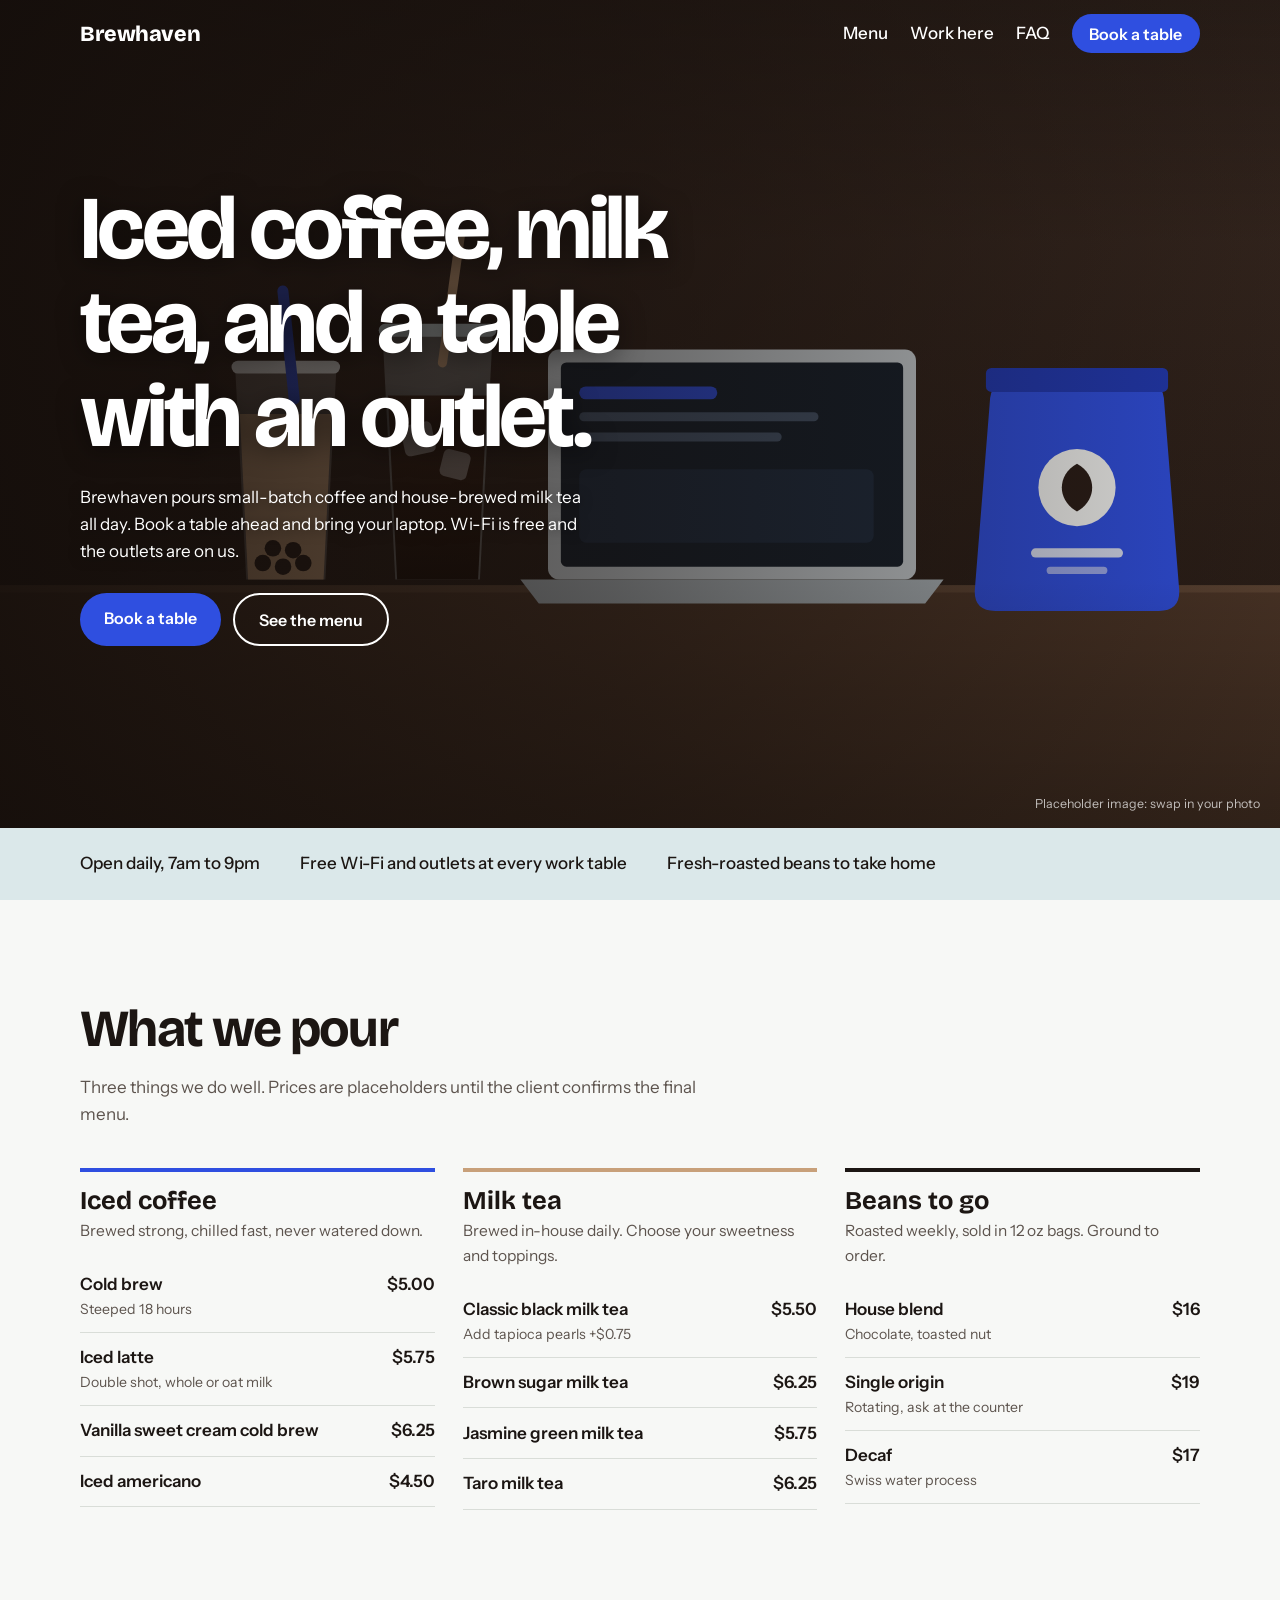
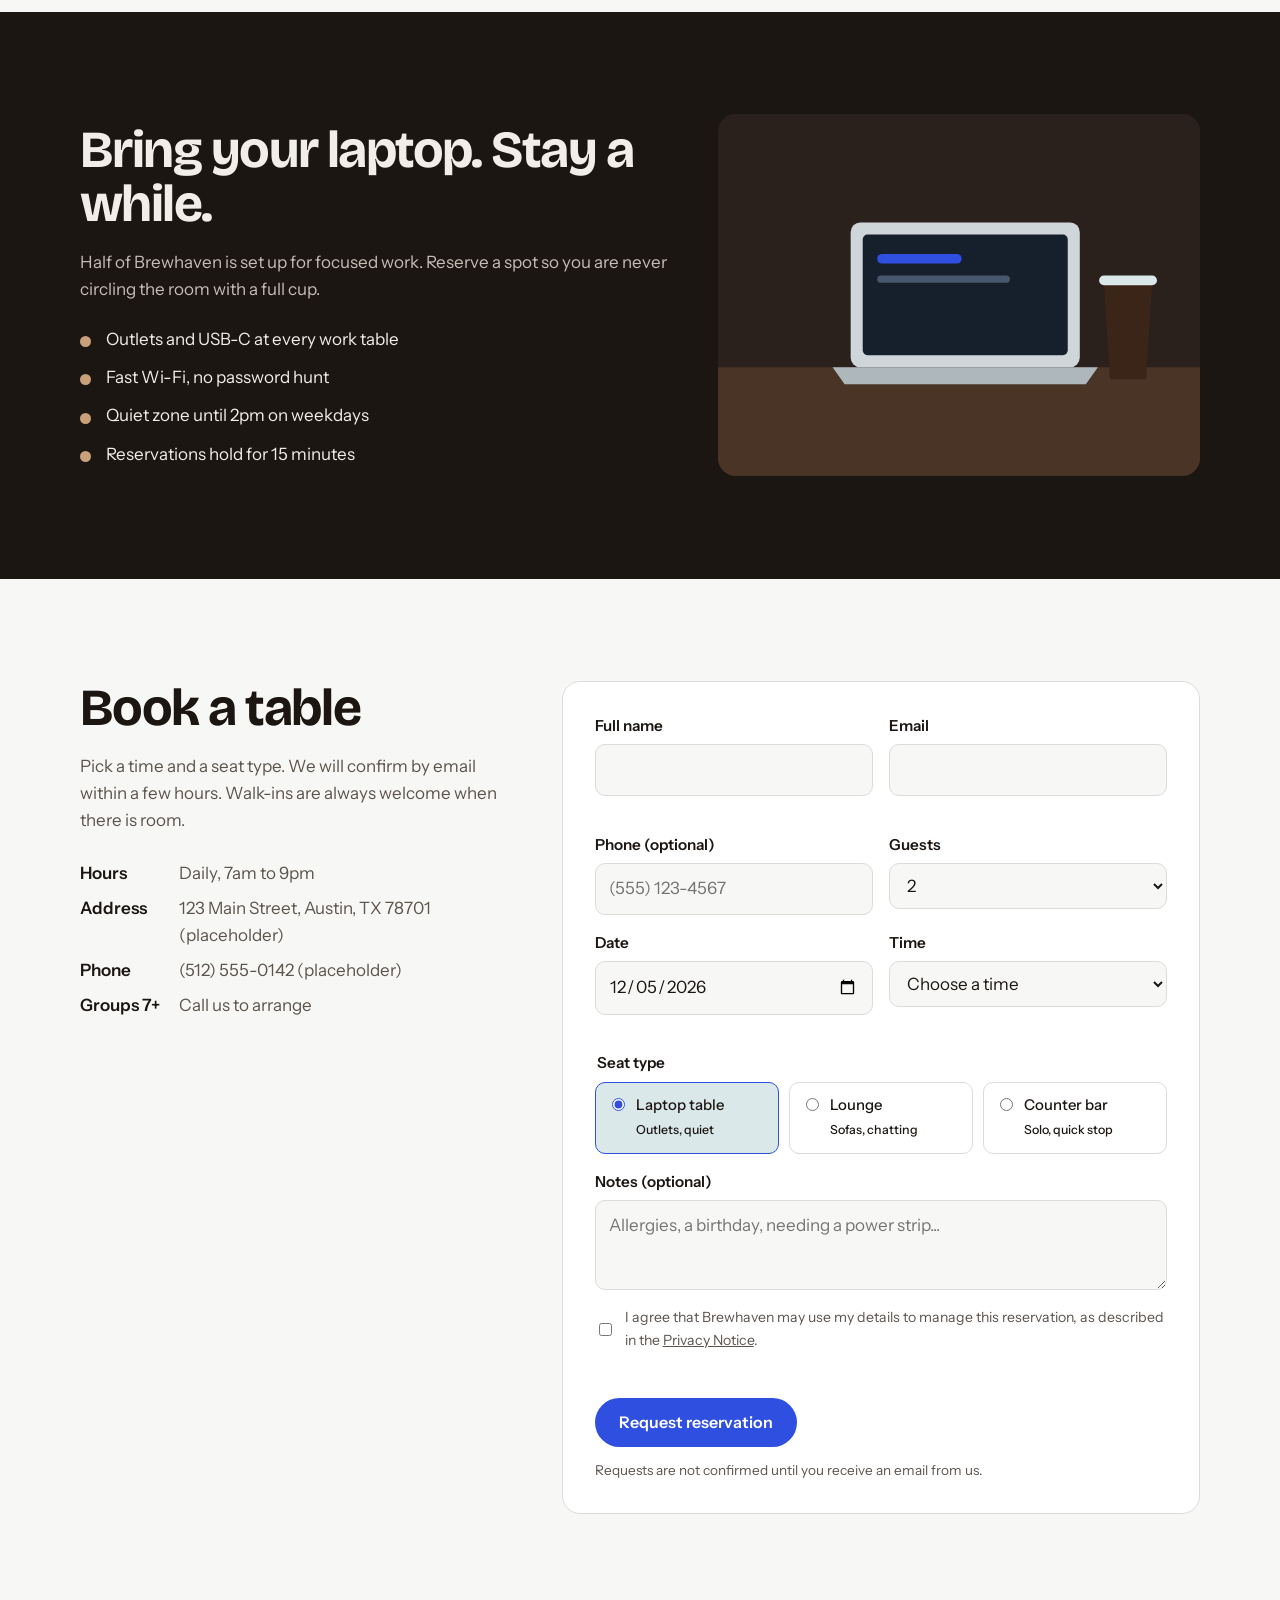
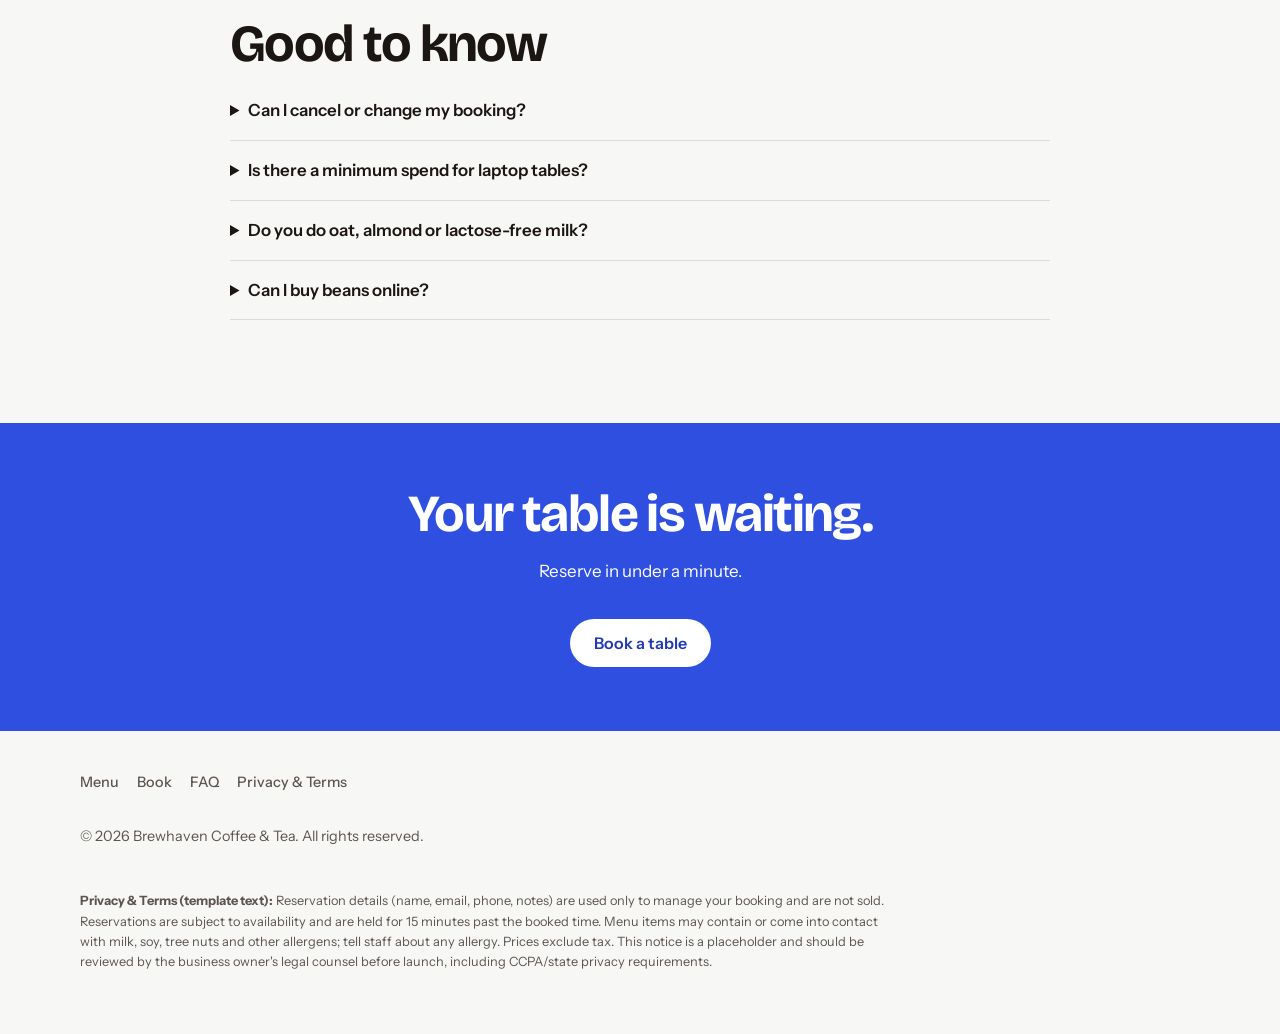
<file: index.html>
<!DOCTYPE html>
<html lang="en">
<head>
<meta charset="utf-8">
<meta name="viewport" content="width=device-width, initial-scale=1, viewport-fit=cover">
<title>Brewhaven Coffee &amp; Tea | Book a Table</title>
<meta name="description" content="Iced coffee, milk tea and fresh-roasted beans, with laptop-friendly tables you can book ahead.">
<link rel="preconnect" href="https://fonts.googleapis.com">
<link rel="preconnect" href="https://fonts.gstatic.com" crossorigin>
<link href="https://fonts.googleapis.com/css2?family=Bricolage+Grotesque:wght@500;700;800&family=Instrument+Sans:wght@400;500;600&display=swap" rel="stylesheet">
<link rel="stylesheet" href="styles.css">
</head>
<body>

<header>
  <div class="wrap">
    <a class="logo" href="#top" aria-label="Brewhaven home">Brewhaven</a>
    <nav aria-label="Main">
      <a href="#menu">Menu</a>
      <a href="#workspace">Work here</a>
      <a href="#faq">FAQ</a>
      <a class="btn" href="#book">Book a table</a>
    </nav>
  </div>
</header>

<main id="top">
<!--
  HERO IMAGE HOLDER
  Replace the <svg> inside .hero-media with your real photo, e.g.:
    <img src="hero.webp" alt="" fetchpriority="high">
  or a muted looping <video>. The scrim keeps the headline readable on any image.
  Suggested photo: coffee bag + iced coffee + milk tea + an open laptop on a cafe table.
-->
<section class="hero" aria-labelledby="hero-title">
  <div class="hero-media" data-hero-media>
    <svg viewBox="0 0 1600 900" preserveAspectRatio="xMidYMid slice" role="img" aria-label="Illustration placeholder: coffee bag, iced coffee, milk tea and a laptop on a table">
      <defs>
        <linearGradient id="wall" x1="0" y1="0" x2="0" y2="1"><stop offset="0" stop-color="#3a2a22"/><stop offset="1" stop-color="#241913"/></linearGradient>
        <linearGradient id="ice" x1="0" y1="0" x2="0" y2="1"><stop offset="0" stop-color="#3b2418"/><stop offset="1" stop-color="#1c0f08"/></linearGradient>
      </defs>
      <rect width="1600" height="900" fill="url(#wall)"/>
      <rect y="640" width="1600" height="260" fill="#4a3426"/>
      <rect y="636" width="1600" height="8" fill="#5b4332"/>
      <!-- laptop -->
      <g transform="translate(700 380)">
        <rect x="0" y="0" width="400" height="250" rx="12" fill="#cfd6da"/>
        <rect x="14" y="14" width="372" height="222" rx="6" fill="#16202c"/>
        <rect x="34" y="40" width="150" height="14" rx="7" fill="#2f4fe0"/>
        <rect x="34" y="68" width="260" height="10" rx="5" fill="#46566c"/>
        <rect x="34" y="90" width="220" height="10" rx="5" fill="#46566c"/>
        <rect x="34" y="130" width="320" height="80" rx="8" fill="#1f2d40"/>
        <path d="M-30 250h460l-20 26H-10z" fill="#aeb7bc"/>
      </g>
      <!-- coffee bag -->
      <g transform="translate(1180 400)">
        <path d="M0 40q0-30 30-30h130q30 0 30 30l16 200q2 24-22 24H6q-24 0-22-24z" fill="#2f4fe0"/>
        <rect x="-4" y="0" width="198" height="26" rx="6" fill="#2139b3"/>
        <circle cx="95" cy="130" r="42" fill="#f7f8f6"/>
        <path d="M95 104c-22 12-22 40 0 52 22-12 22-40 0-52z" fill="#2a1d17"/>
        <rect x="45" y="196" width="100" height="10" rx="5" fill="#f7f8f6" opacity=".85"/>
        <rect x="62" y="216" width="66" height="8" rx="4" fill="#f7f8f6" opacity=".55"/>
      </g>
      <!-- iced coffee -->
      <g transform="translate(520 360)">
        <path d="M0 0h120l-14 270H14z" fill="#dbe8ea" opacity=".35"/>
        <path d="M6 70h108l-10 200H16z" fill="url(#ice)"/>
        <rect x="22" y="100" width="34" height="34" rx="6" fill="#fff" opacity=".45" transform="rotate(-12 39 117)"/>
        <rect x="64" y="130" width="30" height="30" rx="6" fill="#fff" opacity=".4" transform="rotate(14 79 145)"/>
        <rect x="-4" y="-8" width="128" height="14" rx="7" fill="#dbe8ea"/>
        <rect x="70" y="-110" width="10" height="150" rx="5" fill="#c8a07a" transform="rotate(8 75 -35)"/>
      </g>
      <!-- milk tea -->
      <g transform="translate(360 400)">
        <path d="M0 0h110l-12 230H12z" fill="#fff" opacity=".25"/>
        <path d="M5 50h100l-9 180H14z" fill="#c8a07a"/>
        <g fill="#2a1d17"><circle cx="30" cy="212" r="9"/><circle cx="52" cy="216" r="9"/><circle cx="74" cy="212" r="9"/><circle cx="41" cy="196" r="9"/><circle cx="63" cy="198" r="9"/></g>
        <rect x="-4" y="-8" width="118" height="14" rx="7" fill="#f7f8f6"/>
        <rect x="52" y="-90" width="12" height="130" rx="6" fill="#2f4fe0" transform="rotate(-6 58 -25)"/>
      </g>
    </svg>
  </div>
  <div class="hero-scrim" aria-hidden="true"></div>
  <div class="wrap">
    <div class="hero-content">
      <h1 id="hero-title">Iced coffee, milk tea, and a table with an outlet.</h1>
      <p>Brewhaven pours small-batch coffee and house-brewed milk tea all day. Book a table ahead and bring your laptop. Wi-Fi is free and the outlets are on us.</p>
      <div class="actions">
        <a class="btn" href="#book">Book a table</a>
        <a class="btn ghost" href="#menu">See the menu</a>
      </div>
    </div>
  </div>
  <span class="hero-note" aria-hidden="true">Placeholder image: swap in your photo</span>
</section>

<div class="facts">
  <div class="wrap">
    <ul>
      <li>Open daily, 7am to 9pm</li>
      <li>Free Wi-Fi and outlets at every work table</li>
      <li>Fresh-roasted beans to take home</li>
    </ul>
  </div>
</div>

<section class="pad" id="menu">
  <div class="wrap">
    <h2>What we pour</h2>
    <p class="lead">Three things we do well. Prices are placeholders until the client confirms the final menu.</p>
    <div class="menu-grid">
      <div class="menu-col">
        <h3>Iced coffee</h3>
        <p>Brewed strong, chilled fast, never watered down.</p>
        <div class="item"><span><b>Cold brew</b><small>Steeped 18 hours</small></span><span class="price">$5.00</span></div>
        <div class="item"><span><b>Iced latte</b><small>Double shot, whole or oat milk</small></span><span class="price">$5.75</span></div>
        <div class="item"><span><b>Vanilla sweet cream cold brew</b></span><span class="price">$6.25</span></div>
        <div class="item"><span><b>Iced americano</b></span><span class="price">$4.50</span></div>
      </div>
      <div class="menu-col">
        <h3>Milk tea</h3>
        <p>Brewed in-house daily. Choose your sweetness and toppings.</p>
        <div class="item"><span><b>Classic black milk tea</b><small>Add tapioca pearls +$0.75</small></span><span class="price">$5.50</span></div>
        <div class="item"><span><b>Brown sugar milk tea</b></span><span class="price">$6.25</span></div>
        <div class="item"><span><b>Jasmine green milk tea</b></span><span class="price">$5.75</span></div>
        <div class="item"><span><b>Taro milk tea</b></span><span class="price">$6.25</span></div>
      </div>
      <div class="menu-col">
        <h3>Beans to go</h3>
        <p>Roasted weekly, sold in 12 oz bags. Ground to order.</p>
        <div class="item"><span><b>House blend</b><small>Chocolate, toasted nut</small></span><span class="price">$16</span></div>
        <div class="item"><span><b>Single origin</b><small>Rotating, ask at the counter</small></span><span class="price">$19</span></div>
        <div class="item"><span><b>Decaf</b><small>Swiss water process</small></span><span class="price">$17</span></div>
      </div>
    </div>
  </div>
</section>

<section class="pad work" id="workspace">
  <div class="wrap work-grid">
    <div>
      <h2>Bring your laptop. Stay a while.</h2>
      <p class="lead">Half of Brewhaven is set up for focused work. Reserve a spot so you are never circling the room with a full cup.</p>
      <ul>
        <li>Outlets and USB-C at every work table</li>
        <li>Fast Wi-Fi, no password hunt</li>
        <li>Quiet zone until 2pm on weekdays</li>
        <li>Reservations hold for 15 minutes</li>
      </ul>
    </div>
    <div class="ph">
      <svg viewBox="0 0 400 300" role="img" aria-label="Illustration placeholder of a laptop and iced coffee on a table">
        <rect width="400" height="300" fill="#2a211c"/><rect y="210" width="400" height="90" fill="#4a3426"/>
        <rect x="110" y="90" width="190" height="120" rx="8" fill="#cfd6da"/><rect x="120" y="100" width="170" height="100" rx="4" fill="#16202c"/>
        <rect x="132" y="116" width="70" height="8" rx="4" fill="#2f4fe0"/><rect x="132" y="134" width="110" height="6" rx="3" fill="#46566c"/>
        <path d="M95 210h220l-10 14H105z" fill="#aeb7bc"/>
        <path d="M320 140h40l-5 80h-30z" fill="#3b2418"/><rect x="316" y="134" width="48" height="8" rx="4" fill="#dbe8ea"/>
      </svg>
    </div>
  </div>
</section>

<section class="pad" id="book">
  <div class="wrap book-grid">
    <div class="book-info">
      <h2>Book a table</h2>
      <p>Pick a time and a seat type. We will confirm by email within a few hours. Walk-ins are always welcome when there is room.</p>
      <dl>
        <dt>Hours</dt><dd>Daily, 7am to 9pm</dd>
        <dt>Address</dt><dd>123 Main Street, Austin, TX 78701 (placeholder)</dd>
        <dt>Phone</dt><dd>(512) 555-0142 (placeholder)</dd>
        <dt>Groups 7+</dt><dd>Call us to arrange</dd>
      </dl>
    </div>

    <form id="booking" novalidate aria-describedby="form-note">
      <div class="f"><label for="name">Full name</label><input id="name" name="name" autocomplete="name" required><span class="err" id="e-name"></span></div>
      <div class="f"><label for="email">Email</label><input id="email" name="email" type="email" autocomplete="email" required><span class="err" id="e-email"></span></div>
      <div class="f"><label for="phone">Phone (optional)</label><input id="phone" name="phone" type="tel" autocomplete="tel" placeholder="(555) 123-4567"></div>
      <div class="f"><label for="guests">Guests</label>
        <select id="guests" name="guests"><option>1</option><option selected>2</option><option>3</option><option>4</option><option>5</option><option>6</option></select></div>
      <div class="f"><label for="date">Date</label><input id="date" name="date" type="date" required><span class="err" id="e-date"></span></div>
      <div class="f"><label for="time">Time</label>
        <select id="time" name="time" required><option value="">Choose a time</option></select><span class="err" id="e-time"></span></div>
      <fieldset>
        <legend>Seat type</legend>
        <div class="seats">
          <label><input type="radio" name="seat" value="Laptop table" checked><span>Laptop table<br><small>Outlets, quiet</small></span></label>
          <label><input type="radio" name="seat" value="Lounge"><span>Lounge<br><small>Sofas, chatting</small></span></label>
          <label><input type="radio" name="seat" value="Bar"><span>Counter bar<br><small>Solo, quick stop</small></span></label>
        </div>
      </fieldset>
      <div class="f full"><label for="notes">Notes (optional)</label><textarea id="notes" name="notes" placeholder="Allergies, a birthday, needing a power strip..."></textarea></div>
      <label class="consent"><input type="checkbox" id="consent" required><span>I agree that Brewhaven may use my details to manage this reservation, as described in the <a href="#legal">Privacy Notice</a>.</span></label>
      <span class="err full" id="e-consent" style="grid-column:1/-1"></span>
      <div style="grid-column:1/-1"><button class="btn" type="submit">Request reservation</button>
        <p id="form-note" style="font-size:.85rem;color:var(--muted);margin:.8rem 0 0">Requests are not confirmed until you receive an email from us.</p></div>
      <div class="ok" id="ok" role="status" hidden></div>
    </form>
  </div>
</section>

<section class="pad" id="faq" style="padding-top:0">
  <div class="wrap" style="max-width:820px">
    <h2>Good to know</h2>
    <details><summary>Can I cancel or change my booking?</summary><p>Yes. Reply to your confirmation email or call us at least 2 hours before your time.</p></details>
    <details><summary>Is there a minimum spend for laptop tables?</summary><p>No minimum. We ask that you order something every couple of hours so the space stays fair for everyone.</p></details>
    <details><summary>Do you do oat, almond or lactose-free milk?</summary><p>All three, at no extra charge. Tell us about allergies in the booking notes.</p></details>
    <details><summary>Can I buy beans online?</summary><p>Not yet. Pick up a bag in the shop or reserve one in your booking notes.</p></details>
  </div>
</section>

<section class="cta-band">
  <div class="wrap">
    <h2>Your table is waiting.</h2>
    <p>Reserve in under a minute.</p>
    <a class="btn" href="#book">Book a table</a>
  </div>
</section>
</main>

<footer>
  <div class="wrap">
    <nav aria-label="Footer"><a href="#menu">Menu</a><a href="#book">Book</a><a href="#faq">FAQ</a><a href="#legal">Privacy &amp; Terms</a></nav>
    <p>&copy; <span id="yr">2026</span> Brewhaven Coffee &amp; Tea. All rights reserved.</p>
    <p class="legal" id="legal"><strong>Privacy &amp; Terms (template text):</strong> Reservation details (name, email, phone, notes) are used only to manage your booking and are not sold. Reservations are subject to availability and are held for 15 minutes past the booked time. Menu items may contain or come into contact with milk, soy, tree nuts and other allergens; tell staff about any allergy. Prices exclude tax. This notice is a placeholder and should be reviewed by the business owner's legal counsel before launch, including CCPA/state privacy requirements.</p>
  </div>
</footer>

<script src="script.js"></script>
</body>
</html>
</file>
<file: styles.css>
:root{
  --ink:#1c1613; --muted:#5d544e; --paper:#f7f8f6; --iced:#dbe8ea; --tea:#c8a07a; --cobalt:#2f4fe0; --cobalt-d:#2139b3; --line:#d9ddd8;
  --bg:var(--paper); --text:var(--ink); --surface:#fff;
  --display:"Bricolage Grotesque","Trebuchet MS",Arial,sans-serif;
  --body:"Instrument Sans",system-ui,-apple-system,"Segoe UI",Arial,sans-serif;
}
@media (prefers-color-scheme:dark){
  :root:not([data-theme="light"]){--bg:#141110;--text:#f1eeea;--muted:#b3aaa2;--surface:#1f1a18;--line:#3a322e;--iced:#1c2a2d}
}
:root[data-theme="dark"]{--bg:#141110;--text:#f1eeea;--muted:#b3aaa2;--surface:#1f1a18;--line:#3a322e;--iced:#1c2a2d}
*{box-sizing:border-box}
html{scroll-behavior:smooth;scroll-padding-top:72px}
:root{padding-top:env(safe-area-inset-top,0px);padding-bottom:env(safe-area-inset-bottom,0px)}
body{margin:0;background:var(--bg);color:var(--text);font:400 1.0625rem/1.6 var(--body)}
h1,h2,h3{font-family:var(--display);line-height:1.05;margin:0}
a{color:inherit}
:focus-visible{outline:3px solid var(--cobalt);outline-offset:3px;border-radius:4px}
.wrap{width:min(1120px,100% - 56px);margin:0 auto}
.btn{display:inline-block;padding:.9rem 1.5rem;border-radius:999px;background:var(--cobalt);color:#fff;font:600 1rem var(--body);text-decoration:none;border:0;cursor:pointer;transition:transform .15s,box-shadow .15s,background .15s}
.btn:hover{background:var(--cobalt-d);transform:translateY(-2px);box-shadow:0 8px 20px rgba(47,79,224,.35)}
.btn:active{transform:translateY(0)}
.btn.ghost{background:transparent;border:2px solid #fff}
.btn.ghost:hover{background:rgba(255,255,255,.14);box-shadow:none}

/* nav */
header{position:fixed;inset:0 0 auto;z-index:20;padding:calc(14px + env(safe-area-inset-top,0px)) 0 14px;color:#fff}
header .wrap{display:flex;align-items:center;justify-content:space-between;gap:16px}
.logo{font:800 1.35rem var(--display);text-decoration:none;letter-spacing:-.02em}
nav{display:flex;align-items:center;gap:22px}
nav a{text-decoration:none;font-weight:500}
nav a:not(.btn):hover{text-decoration:underline}
nav .btn{padding:.6rem 1.1rem}
@media(max-width:700px){nav a:not(.btn){display:none}}

/* hero: interchangeable media slot (see comment below) */
.hero{position:relative;isolation:isolate;display:flex;align-items:center;min-height:92vh;overflow:hidden;padding:clamp(3rem,8vw,7rem) 0;color:#fff;background:#1c1613}
.hero-media,.hero-scrim{position:absolute;inset:0}
.hero-media{z-index:-2}
.hero-media img,.hero-media video,.hero-media svg{display:block;width:100%;height:100%;object-fit:cover;object-position:center}
.hero-scrim{z-index:-1;pointer-events:none;background:linear-gradient(90deg,rgba(18,12,9,.86) 0%,rgba(18,12,9,.55) 48%,rgba(18,12,9,.1) 100%),linear-gradient(180deg,rgba(0,0,0,.3),transparent 30%,transparent 70%,rgba(0,0,0,.3))}
.hero-content{width:min(100%,600px);animation:rise .8s ease both}
.hero h1{font-size:clamp(2.75rem,7vw,5.75rem);letter-spacing:-.04em;text-shadow:0 4px 24px rgba(0,0,0,.5)}
.hero p{max-width:46ch;margin:1.25rem 0 1.75rem;text-shadow:0 2px 12px rgba(0,0,0,.5)}
.hero .actions{display:flex;flex-wrap:wrap;gap:12px}
.hero-note{position:absolute;right:20px;bottom:14px;font-size:.78rem;opacity:.7}
@keyframes rise{from{opacity:0;transform:translateY(18px)}to{opacity:1;transform:none}}
@media(max-width:900px){.hero{min-height:auto;padding:160px 0 100px}.hero-scrim{background:linear-gradient(90deg,rgba(18,12,9,.8),rgba(18,12,9,.35)),linear-gradient(180deg,rgba(0,0,0,.25),transparent 35%,rgba(0,0,0,.3))}}

/* sections */
section.pad{padding:clamp(3.5rem,8vw,6.5rem) 0}
h2{font-size:clamp(2rem,4.5vw,3.25rem);letter-spacing:-.03em;margin-bottom:.6rem}
.lead{max-width:56ch;color:var(--muted)}
.facts{background:var(--iced);padding:1.4rem 0}
.facts ul{display:flex;flex-wrap:wrap;gap:12px 40px;margin:0;padding:0;list-style:none;font-weight:500}

.menu-grid{display:grid;grid-template-columns:repeat(3,1fr);gap:28px;margin-top:2.5rem}
.menu-col{border-top:4px solid var(--cobalt);padding-top:1rem}
.menu-col:nth-child(2){border-color:var(--tea)}
.menu-col:nth-child(3){border-color:var(--ink)}
.menu-col h3{font-size:1.6rem;margin-bottom:.25rem}
.menu-col>p{margin:0 0 1rem;color:var(--muted);font-size:.97rem}
.item{display:flex;justify-content:space-between;gap:12px;padding:.7rem 0;border-bottom:1px solid var(--line)}
.item b{font-weight:600}
.item small{display:block;color:var(--muted);font-size:.88rem}
.price{font-weight:600;white-space:nowrap}
@media(max-width:860px){.menu-grid{grid-template-columns:1fr}}

.work{background:#1c1613;color:#f1eeea}
.work .lead{color:#c6bdb5}
.work-grid{display:grid;grid-template-columns:1.1fr .9fr;gap:48px;align-items:center}
.work ul{margin:1.4rem 0 0;padding:0;list-style:none;display:grid;gap:.7rem}
.work li{padding-left:1.6rem;position:relative}
.work li::before{content:"";position:absolute;left:0;top:.6em;width:.7rem;height:.7rem;border-radius:50%;background:var(--tea)}
.work .ph{aspect-ratio:4/3;border-radius:18px;overflow:hidden;background:#2a211c}
.work .ph svg{width:100%;height:100%;display:block}
@media(max-width:860px){.work-grid{grid-template-columns:1fr}}

/* booking */
.book-grid{display:grid;grid-template-columns:.8fr 1.2fr;gap:56px;align-items:start}
.book-info p{color:var(--muted)}
.book-info dl{margin:1.6rem 0 0;display:grid;grid-template-columns:auto 1fr;gap:.5rem 1.2rem}
.book-info dt{font-weight:600}.book-info dd{margin:0;color:var(--muted)}
form{background:var(--surface);border:1px solid var(--line);border-radius:18px;padding:clamp(1.25rem,3vw,2rem);display:grid;grid-template-columns:1fr 1fr;gap:16px}
.f{display:flex;flex-direction:column;gap:6px}
.f.full{grid-column:1/-1}
label,legend{font-weight:600;font-size:.95rem}
input,select,textarea{font:inherit;color:var(--text);background:var(--bg);border:1.5px solid var(--line);border-radius:10px;padding:.7rem .85rem;width:100%}
input:focus-visible,select:focus-visible,textarea:focus-visible{outline:3px solid var(--cobalt);outline-offset:1px}
textarea{min-height:90px;resize:vertical}
fieldset{border:0;padding:0;margin:0;grid-column:1/-1}
.seats{display:grid;grid-template-columns:repeat(3,1fr);gap:10px;margin-top:6px}
.seats label{font-weight:500;display:flex;gap:8px;align-items:flex-start;border:1.5px solid var(--line);border-radius:10px;padding:.7rem;cursor:pointer;font-size:.93rem}
.seats input{width:auto;margin-top:.25rem;accent-color:var(--cobalt)}
.seats label:has(input:checked){border-color:var(--cobalt);background:var(--iced)}
.consent{grid-column:1/-1;display:flex;gap:10px;font-size:.88rem;color:var(--muted);font-weight:400}
.consent input{width:auto;margin-top:.3rem;accent-color:var(--cobalt)}
.err{color:#c0262d;font-size:.85rem;min-height:1.1em}
@media(prefers-color-scheme:dark){:root:not([data-theme="light"]) .err{color:#ff8c90}}
.ok{grid-column:1/-1;padding:1.2rem;border-radius:12px;background:var(--iced);border:1.5px solid var(--cobalt)}
.ok h3{font-size:1.4rem;margin-bottom:.3rem}
@media(max-width:860px){.book-grid{grid-template-columns:1fr;gap:32px}}
@media(max-width:560px){form{grid-template-columns:1fr}.seats{grid-template-columns:1fr}}

/* faq + footer */
details{border-bottom:1px solid var(--line);padding:1rem 0}
summary{cursor:pointer;font-weight:600;font-size:1.05rem}
details p{margin:.6rem 0 0;color:var(--muted)}
.cta-band{background:var(--cobalt);color:#fff;text-align:center;padding:4rem 0}
.cta-band .btn{background:#fff;color:var(--cobalt-d);margin-top:1rem}
.cta-band .btn:hover{background:#eef1ff}
footer{padding:2.5rem 0 3rem;font-size:.9rem;color:var(--muted)}
footer .wrap{display:grid;gap:1rem}
footer nav{gap:18px;flex-wrap:wrap}
.legal{font-size:.8rem;max-width:90ch}
@media(prefers-reduced-motion:reduce){*,*::before,*::after{animation:none!important;transition:none!important;scroll-behavior:auto!important}}
</file>
